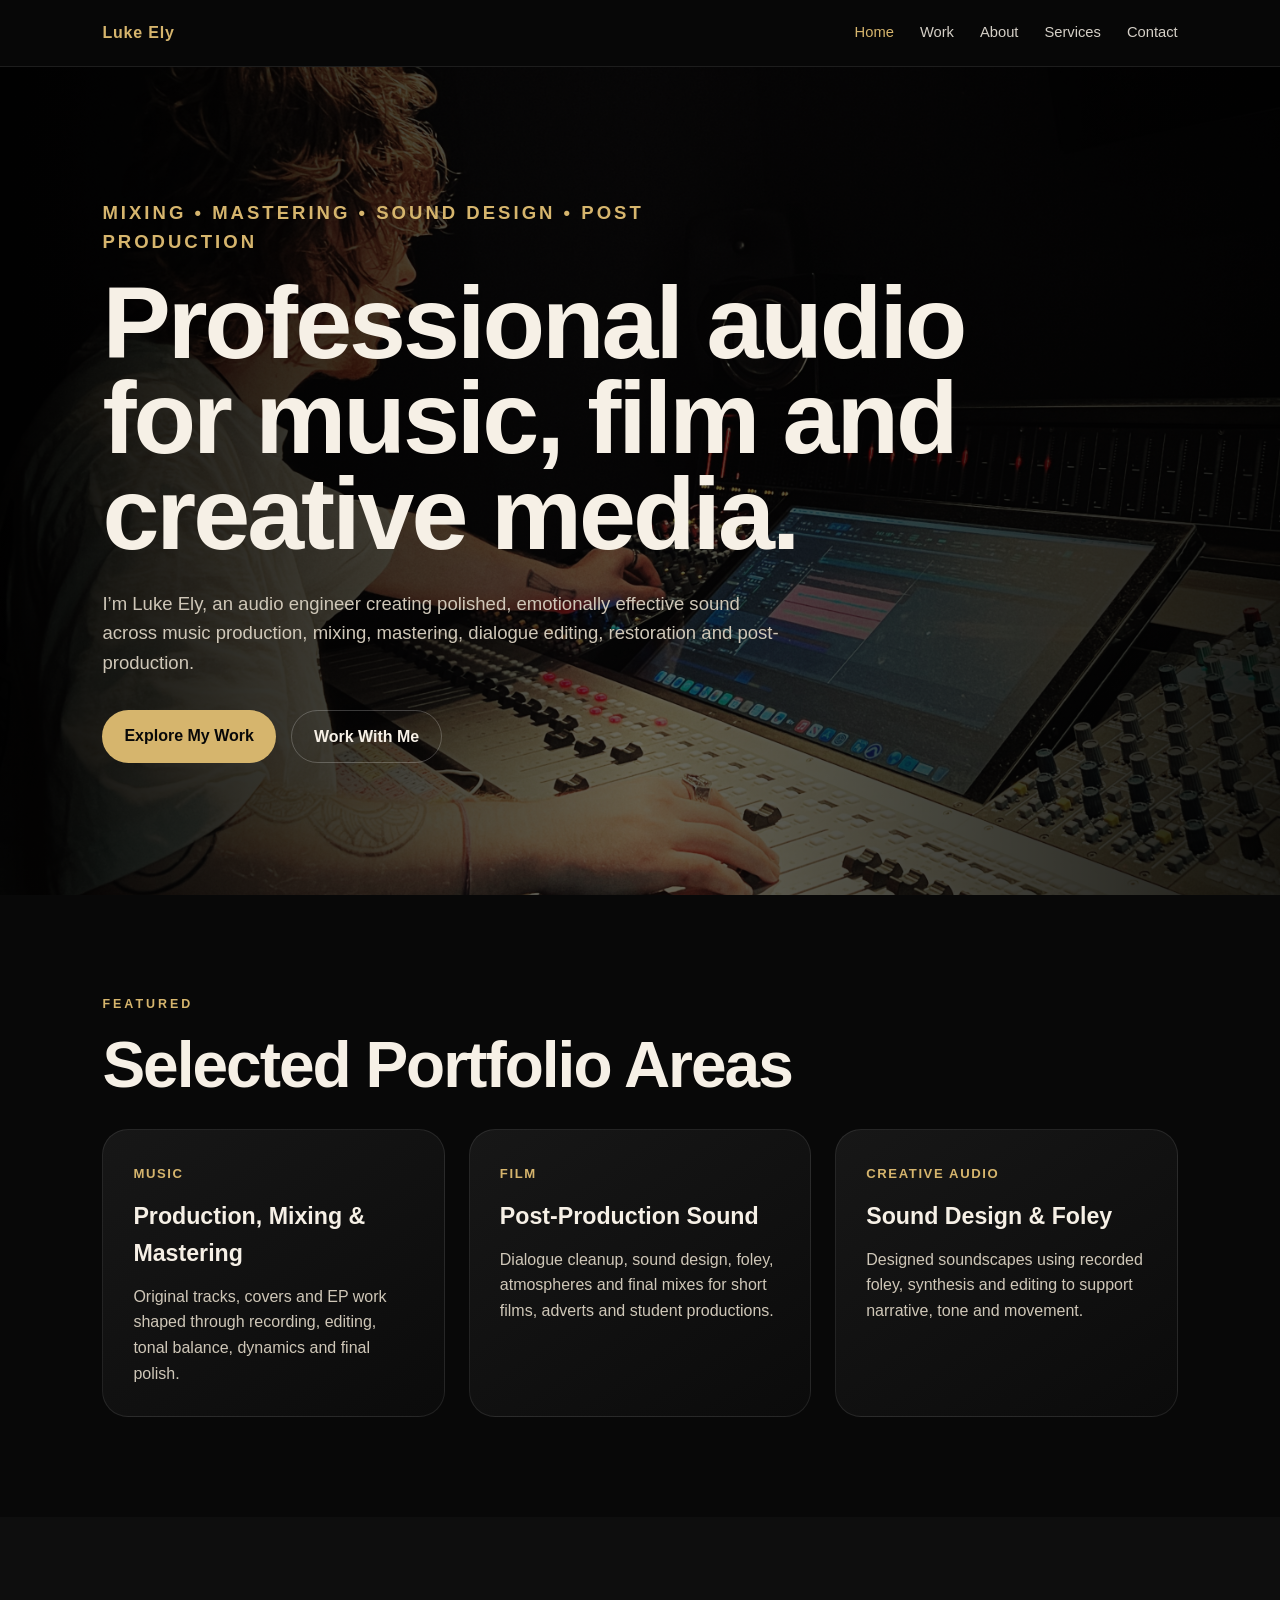
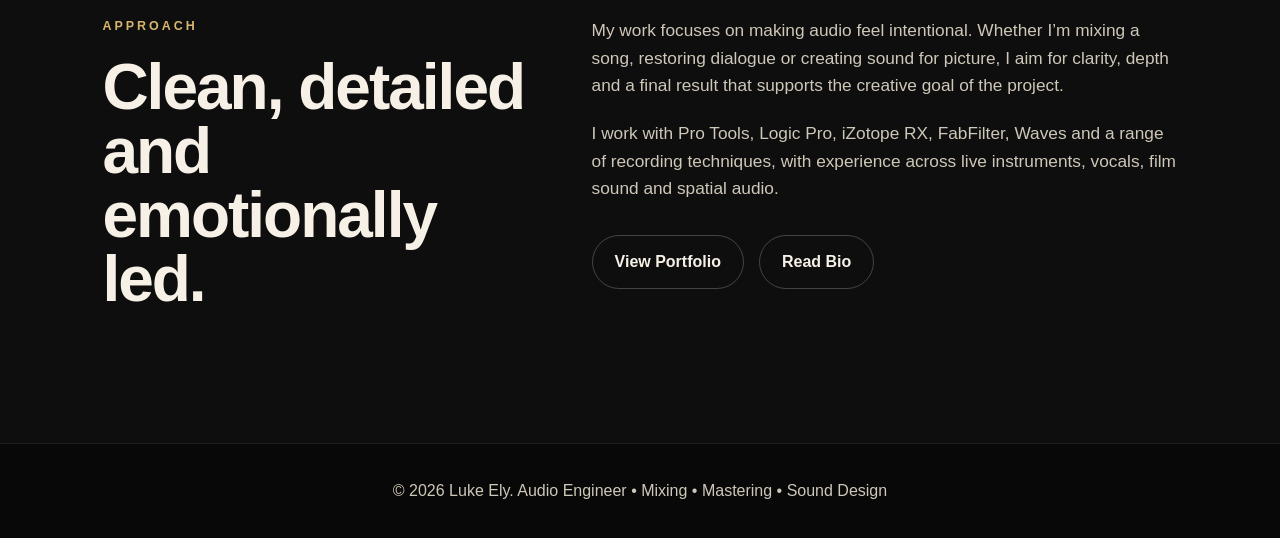
<file: index.html>
<!DOCTYPE html>
<html lang="en">
<head>
  <meta charset="UTF-8" />
  <meta name="viewport" content="width=device-width, initial-scale=1.0" />
  <title>Luke Ely | Audio Engineer</title>
  <link rel="stylesheet" href="style.css" />
</head>
<body>
<header class="nav">
  <a href="index.html" class="logo">Luke Ely</a>
  <nav class="nav-links">
    <a href="index.html" class="active">Home</a>
    <a href="work.html" class="">Work</a>
    <a href="about.html" class="">About</a>
    <a href="services.html" class="">Services</a>
    <a href="contact.html" class="">Contact</a>
  </nav>
</header>
<section class="hero">
  <div class="hero-content">
    <p class="eyebrow">Mixing • Mastering • Sound Design • Post Production</p>
    <h1>Professional audio for music, film and creative media.</h1>
    <p>
      I’m Luke Ely, an audio engineer creating polished, emotionally effective sound across music production,
      mixing, mastering, dialogue editing, restoration and post-production.
    </p>
    <div class="buttons">
      <a href="work.html" class="btn primary">Explore My Work</a>
      <a href="contact.html" class="btn secondary">Work With Me</a>
    </div>
  </div>
</section>

<section class="section">
  <p class="section-label">Featured</p>
  <h2>Selected Portfolio Areas</h2>
  <div class="feature-grid">
    <article class="card">
      <span>Music</span>
      <h3>Production, Mixing & Mastering</h3>
      <p>Original tracks, covers and EP work shaped through recording, editing, tonal balance, dynamics and final polish.</p>
    </article>
    <article class="card">
      <span>Film</span>
      <h3>Post-Production Sound</h3>
      <p>Dialogue cleanup, sound design, foley, atmospheres and final mixes for short films, adverts and student productions.</p>
    </article>
    <article class="card">
      <span>Creative Audio</span>
      <h3>Sound Design & Foley</h3>
      <p>Designed soundscapes using recorded foley, synthesis and editing to support narrative, tone and movement.</p>
    </article>
  </div>
</section>

<section class="section dark intro-grid">
  <div>
    <p class="section-label">Approach</p>
    <h2>Clean, detailed and emotionally led.</h2>
  </div>
  <div class="intro-copy">
    <p>
      My work focuses on making audio feel intentional. Whether I’m mixing a song, restoring dialogue or creating
      sound for picture, I aim for clarity, depth and a final result that supports the creative goal of the project.
    </p>
    <p>
      I work with Pro Tools, Logic Pro, iZotope RX, FabFilter, Waves and a range of recording techniques, with experience
      across live instruments, vocals, film sound and spatial audio.
    </p>
    <div class="inline-links">
      <a href="work.html">View Portfolio</a>
      <a href="about.html">Read Bio</a>
    </div>
  </div>
</section>
<footer class="footer">
  <p>© 2026 Luke Ely. Audio Engineer • Mixing • Mastering • Sound Design</p>
</footer>
<script src="script.js"></script>
</body>
</html>
</file>
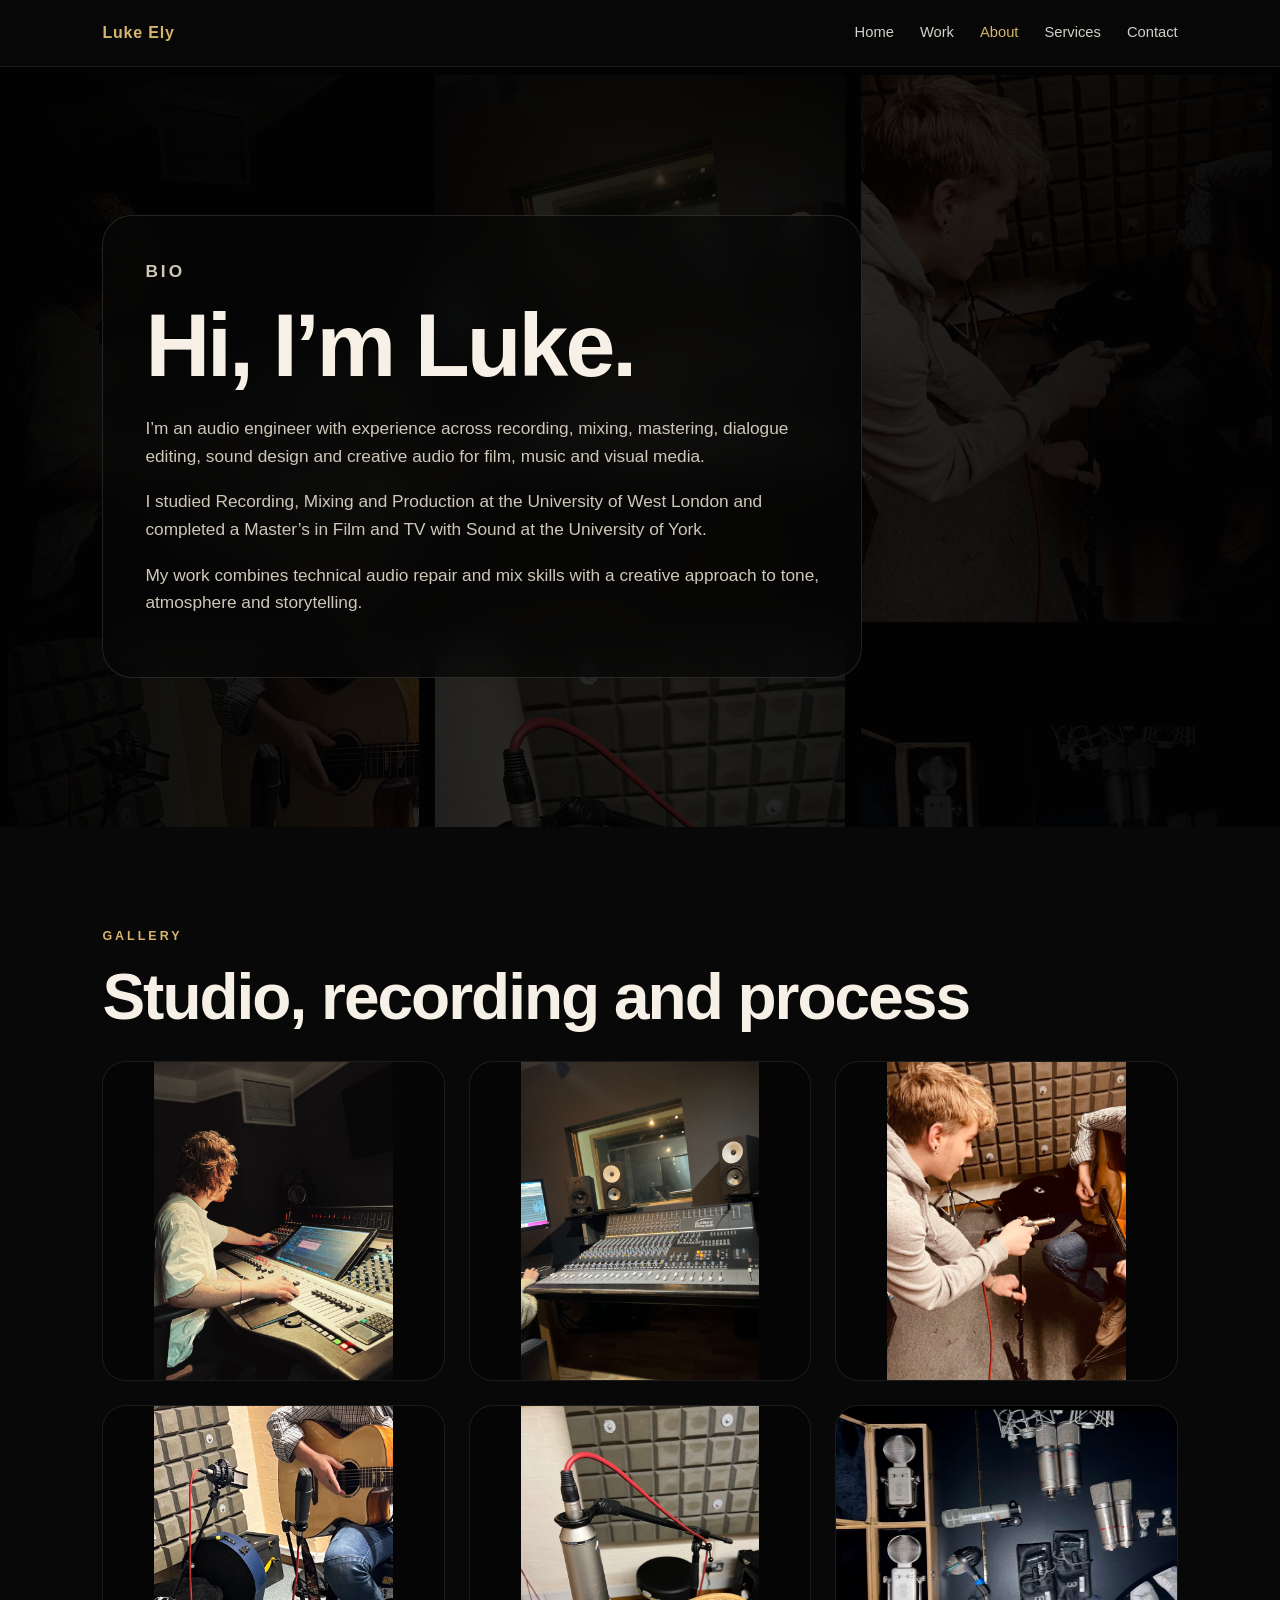
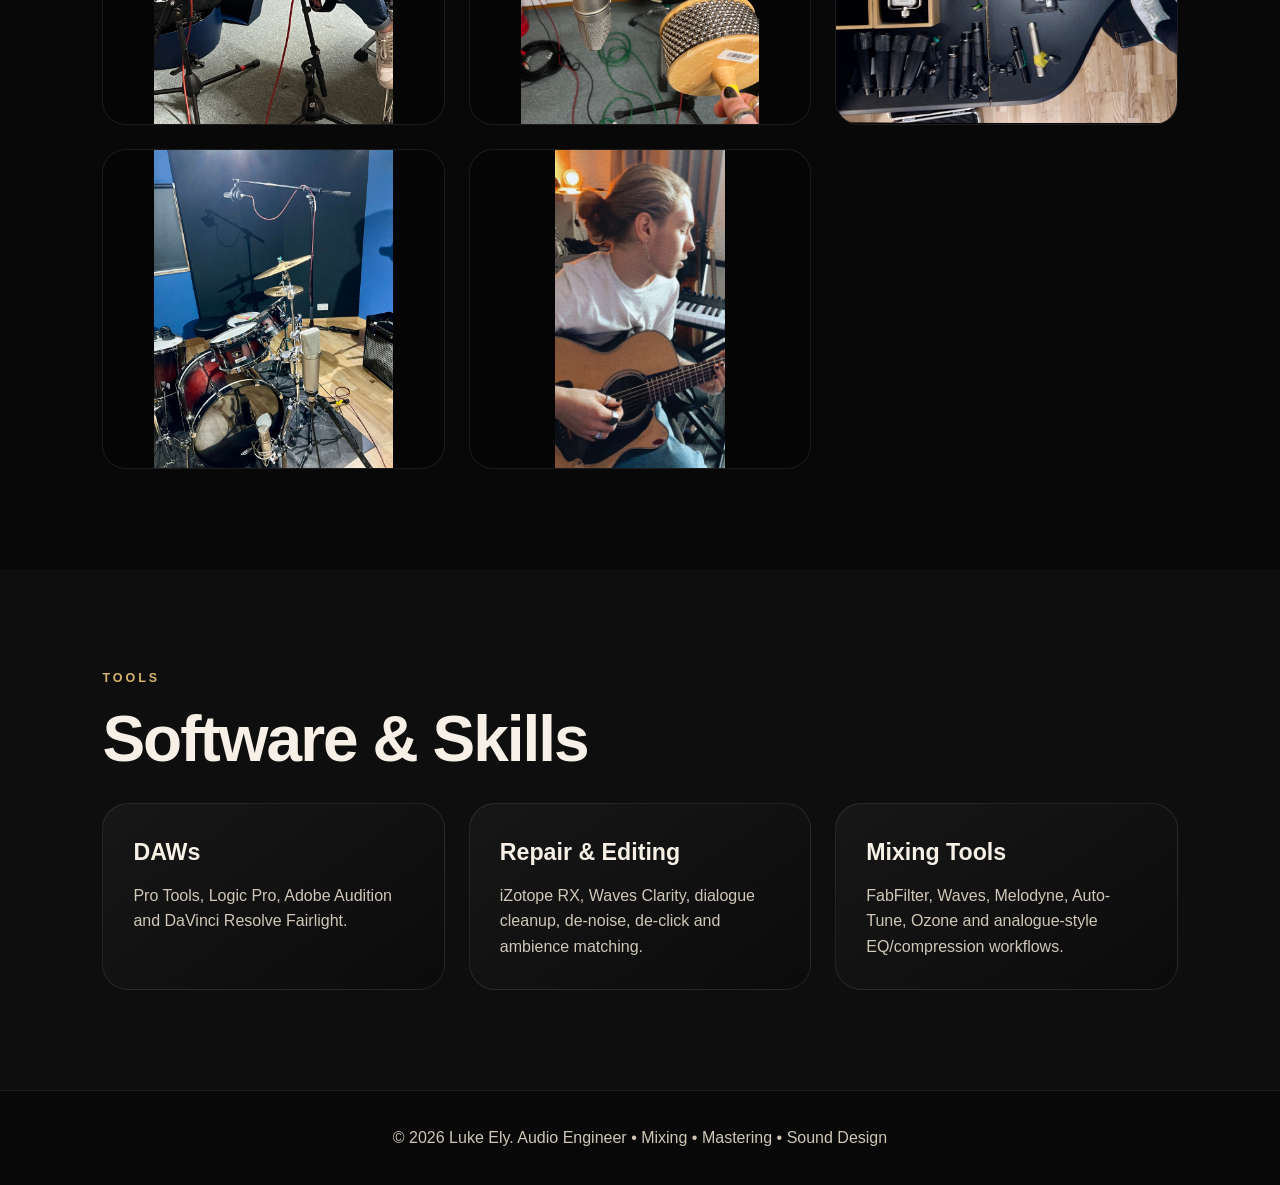
<file: about.html>
<!DOCTYPE html>
<html lang="en">
<head>
  <meta charset="UTF-8" />
  <meta name="viewport" content="width=device-width, initial-scale=1.0" />
  <title>About | Luke Ely</title>
  <link rel="stylesheet" href="style.css" />
</head>
<body>

<header class="nav">
  <a href="index.html" class="logo">Luke Ely</a>
  <nav class="nav-links">
    <a href="index.html">Home</a>
    <a href="work.html">Work</a>
    <a href="about.html" class="active">About</a>
    <a href="services.html">Services</a>
    <a href="contact.html">Contact</a>
  </nav>
</header>

<section class="about-hero-text">
  <div class="about-bg-grid">
    <img src="IMG_6138.jpeg" alt="">
    <img src="69574902680__6681AC7E-EF33-4B2F-AD70-1FE8CC583293.jpeg" alt="">
    <img src="IMG_0213.jpeg" alt="">
    <img src="IMG_0222.jpeg" alt="">
    <img src="IMG_0234.jpeg" alt="">
    <img src="IMG_0616.JPG" alt="">
  </div>

  <div class="about-overlay-card">
    <p class="section-label">Bio</p>
    <h1>Hi, I’m Luke.</h1>
    <p>
      I’m an audio engineer with experience across recording, mixing, mastering, dialogue editing,
      sound design and creative audio for film, music and visual media.
    </p>
    <p>
      I studied Recording, Mixing and Production at the University of West London and completed a
      Master’s in Film and TV with Sound at the University of York.
    </p>
    <p>
      My work combines technical audio repair and mix skills with a creative approach to tone,
      atmosphere and storytelling.
    </p>
  </div>
</section>

<section class="section">
  <p class="section-label">Gallery</p>
  <h2>Studio, recording and process</h2>

  <div class="gallery-grid">
    <img src="IMG_6138.jpeg" alt="Luke Ely at a mixing desk">
    <img src="69574902680__6681AC7E-EF33-4B2F-AD70-1FE8CC583293.jpeg" alt="Studio mixing desk">
    <img src="IMG_0213.jpeg" alt="Recording acoustic guitar">
    <img src="IMG_0222.jpeg" alt="Acoustic guitar microphone setup">
    <img src="IMG_0234.jpeg" alt="Studio microphone setup">
    <img src="IMG_0616.JPG" alt="Microphone collection">
    <img src="IMG_0942.jpeg" alt="Drum recording setup">
    <img src="IMG_3724.JPG" alt="Guitar portrait">
  </div>
</section>

<section class="section dark">
  <p class="section-label">Tools</p>
  <h2>Software & Skills</h2>

  <div class="services-grid">
    <div class="bio-panel">
      <h3>DAWs</h3>
      <p>Pro Tools, Logic Pro, Adobe Audition and DaVinci Resolve Fairlight.</p>
    </div>

    <div class="bio-panel">
      <h3>Repair & Editing</h3>
      <p>iZotope RX, Waves Clarity, dialogue cleanup, de-noise, de-click and ambience matching.</p>
    </div>

    <div class="bio-panel">
      <h3>Mixing Tools</h3>
      <p>FabFilter, Waves, Melodyne, Auto-Tune, Ozone and analogue-style EQ/compression workflows.</p>
    </div>
  </div>
</section>

<footer class="footer">
  <p>© 2026 Luke Ely. Audio Engineer • Mixing • Mastering • Sound Design</p>
</footer>

<script src="script.js"></script>
</body>
</html>
</file>
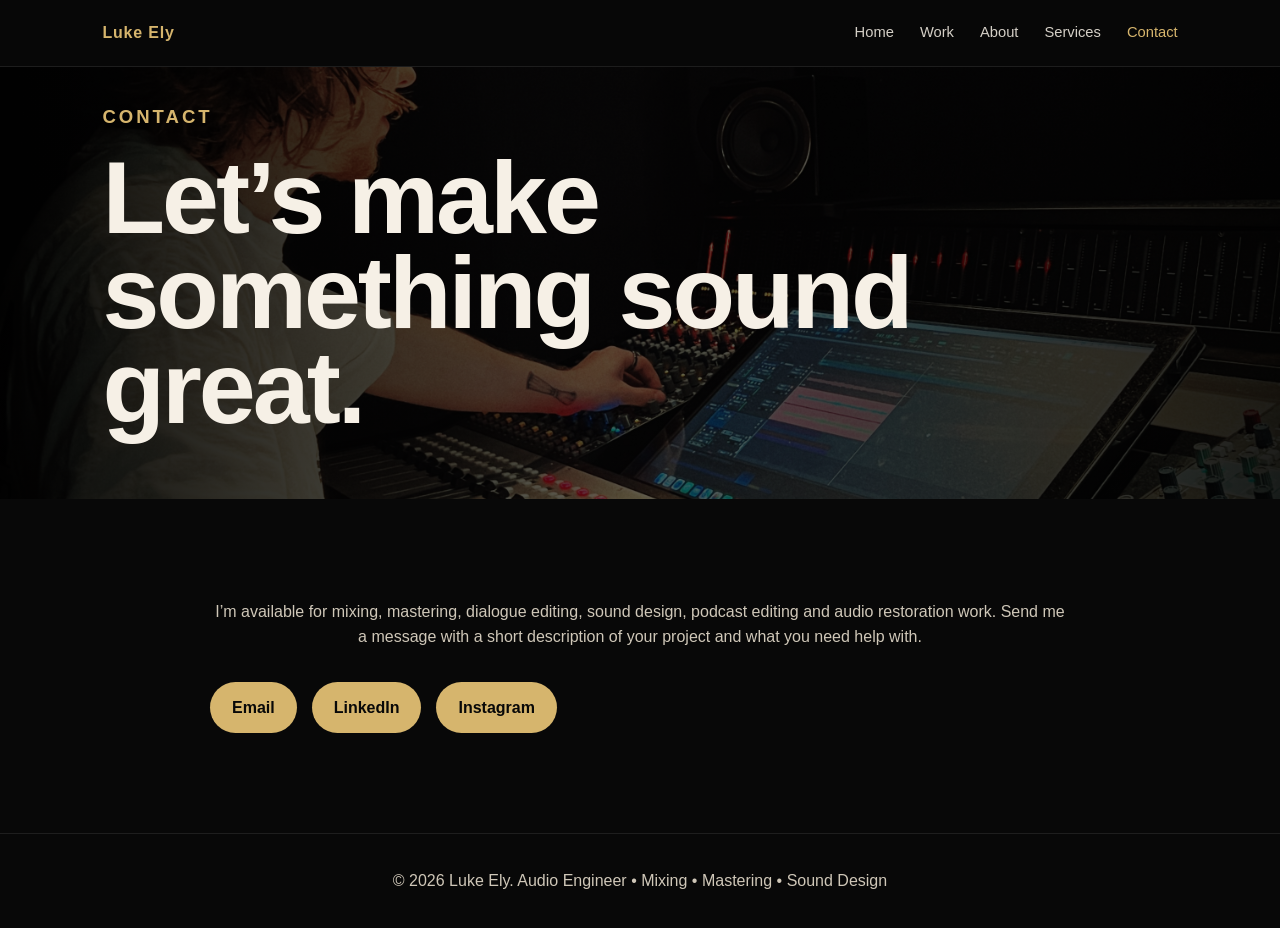
<file: contact.html>
<!DOCTYPE html>
<html lang="en">
<head>
  <meta charset="UTF-8" />
  <meta name="viewport" content="width=device-width, initial-scale=1.0" />
  <title>Contact | Luke Ely</title>
  <link rel="stylesheet" href="style.css" />
</head>
<body>
<header class="nav">
  <a href="index.html" class="logo">Luke Ely</a>
  <nav class="nav-links">
    <a href="index.html" class="">Home</a>
    <a href="work.html" class="">Work</a>
    <a href="about.html" class="">About</a>
    <a href="services.html" class="">Services</a>
    <a href="contact.html" class="active">Contact</a>
  </nav>
</header>
<section class="hero small">
  <div class="hero-content">
    <p class="eyebrow">Contact</p>
    <h1>Let’s make something sound great.</h1>
  </div>
</section>

<section class="section">
  <div class="contact-panel">
    <p>
      I’m available for mixing, mastering, dialogue editing, sound design, podcast editing and audio restoration work.
      Send me a message with a short description of your project and what you need help with.
    </p>
    <div class="social-links">
      <a href="mailto:hello@lukejely.com">Email</a>
      <a href="https://www.linkedin.com/in/lukejely/" target="_blank">LinkedIn</a>
      <a href="https://www.instagram.com/l_jely/" target="_blank">Instagram</a>
    </div>
  </div>
</section>
<footer class="footer">
  <p>© 2026 Luke Ely. Audio Engineer • Mixing • Mastering • Sound Design</p>
</footer>
<script src="script.js"></script>
</body>
</html>
</file>
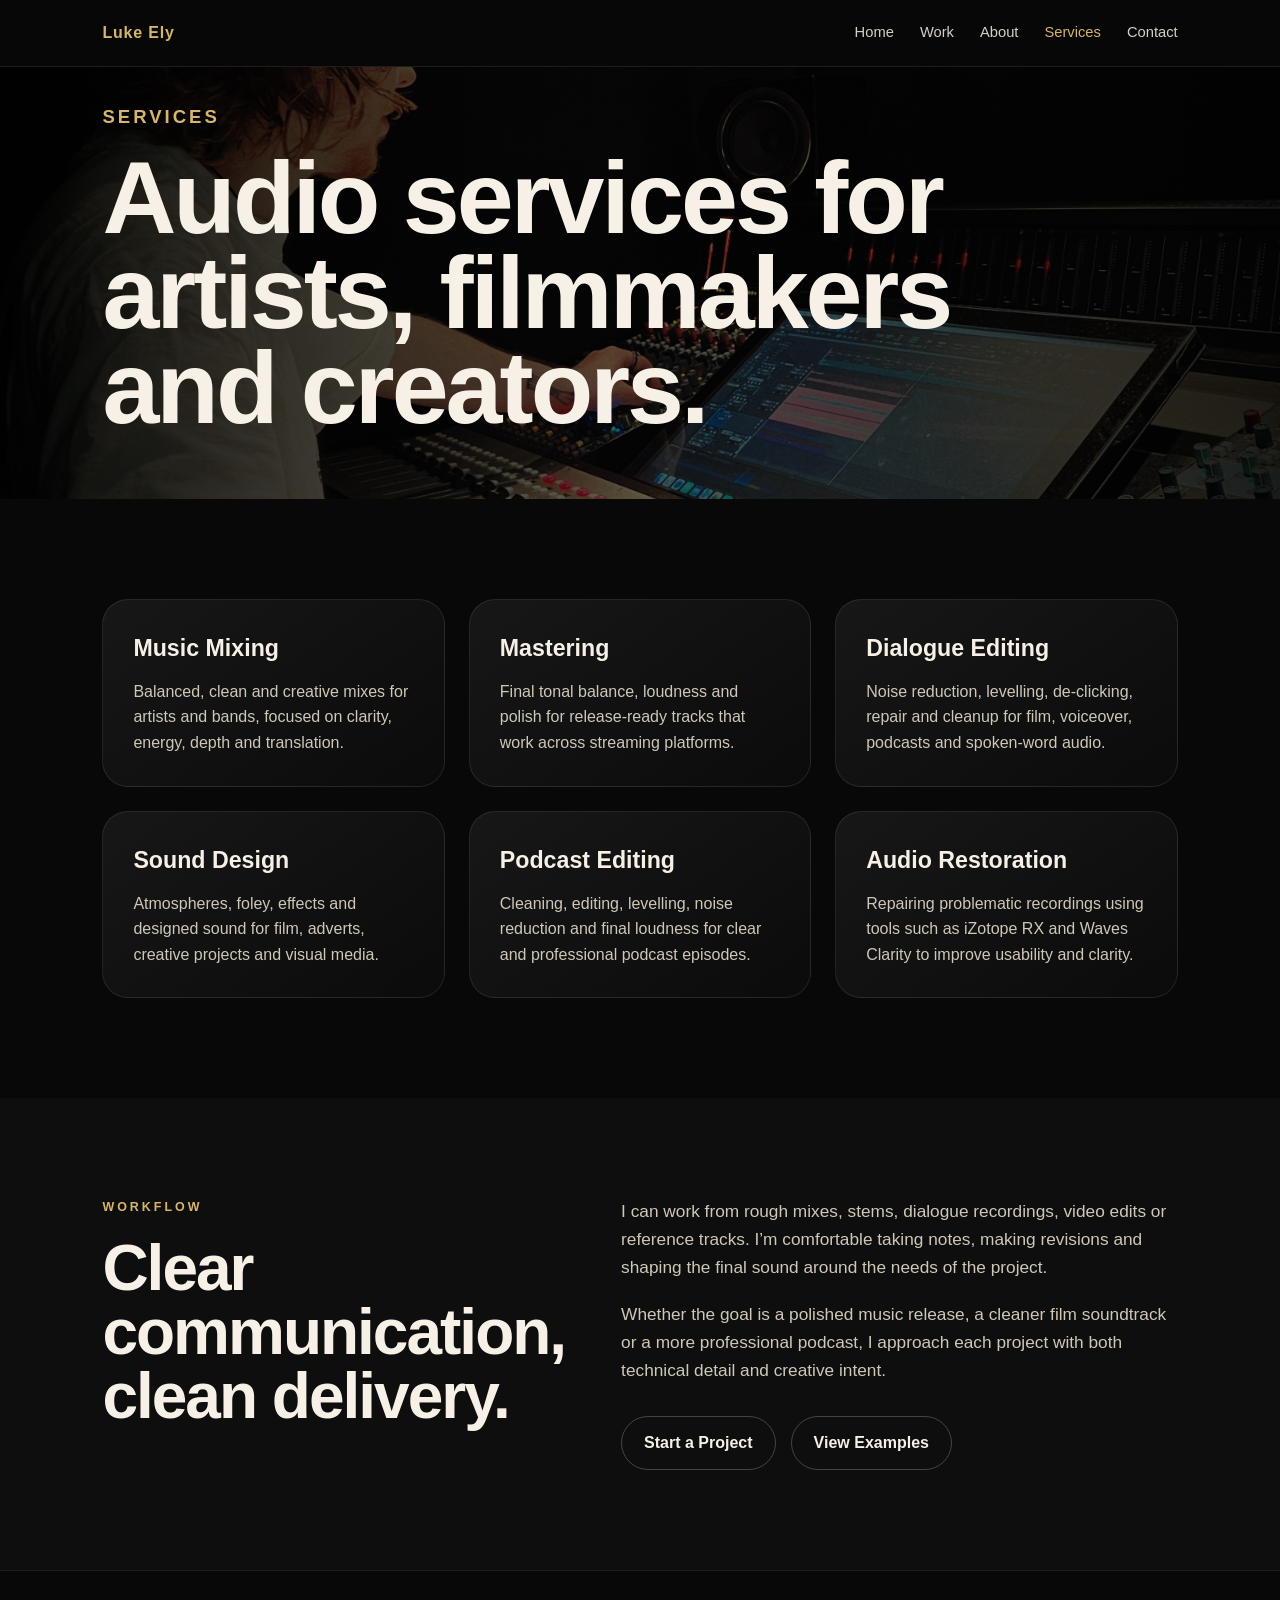
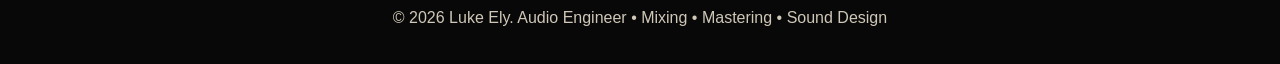
<file: services.html>
<!DOCTYPE html>
<html lang="en">
<head>
  <meta charset="UTF-8" />
  <meta name="viewport" content="width=device-width, initial-scale=1.0" />
  <title>Services | Luke Ely</title>
  <link rel="stylesheet" href="style.css" />
</head>
<body>
<header class="nav">
  <a href="index.html" class="logo">Luke Ely</a>
  <nav class="nav-links">
    <a href="index.html" class="">Home</a>
    <a href="work.html" class="">Work</a>
    <a href="about.html" class="">About</a>
    <a href="services.html" class="active">Services</a>
    <a href="contact.html" class="">Contact</a>
  </nav>
</header>
<section class="hero small">
  <div class="hero-content">
    <p class="eyebrow">Services</p>
    <h1>Audio services for artists, filmmakers and creators.</h1>
  </div>
</section>

<section class="section">
  <div class="services-grid">
    <article class="service">
      <h3>Music Mixing</h3>
      <p>Balanced, clean and creative mixes for artists and bands, focused on clarity, energy, depth and translation.</p>
    </article>
    <article class="service">
      <h3>Mastering</h3>
      <p>Final tonal balance, loudness and polish for release-ready tracks that work across streaming platforms.</p>
    </article>
    <article class="service">
      <h3>Dialogue Editing</h3>
      <p>Noise reduction, levelling, de-clicking, repair and cleanup for film, voiceover, podcasts and spoken-word audio.</p>
    </article>
    <article class="service">
      <h3>Sound Design</h3>
      <p>Atmospheres, foley, effects and designed sound for film, adverts, creative projects and visual media.</p>
    </article>
    <article class="service">
      <h3>Podcast Editing</h3>
      <p>Cleaning, editing, levelling, noise reduction and final loudness for clear and professional podcast episodes.</p>
    </article>
    <article class="service">
      <h3>Audio Restoration</h3>
      <p>Repairing problematic recordings using tools such as iZotope RX and Waves Clarity to improve usability and clarity.</p>
    </article>
  </div>
</section>

<section class="section dark intro-grid">
  <div>
    <p class="section-label">Workflow</p>
    <h2>Clear communication, clean delivery.</h2>
  </div>
  <div class="intro-copy">
    <p>
      I can work from rough mixes, stems, dialogue recordings, video edits or reference tracks. I’m comfortable taking notes,
      making revisions and shaping the final sound around the needs of the project.
    </p>
    <p>
      Whether the goal is a polished music release, a cleaner film soundtrack or a more professional podcast, I approach each
      project with both technical detail and creative intent.
    </p>
    <div class="inline-links">
      <a href="contact.html">Start a Project</a>
      <a href="work.html">View Examples</a>
    </div>
  </div>
</section>
<footer class="footer">
  <p>© 2026 Luke Ely. Audio Engineer • Mixing • Mastering • Sound Design</p>
</footer>
<script src="script.js"></script>
</body>
</html>
</file>
<file: style.css>
* {
  margin: 0;
  padding: 0;
  box-sizing: border-box;
}

:root {
  --bg: #080808;
  --panel: #111111;
  --panel-2: #171717;
  --text: #f6f0e6;
  --muted: #cfc7b8;
  --gold: #d6b56d;
  --gold-light: #f0d58a;
  --line: rgba(255,255,255,0.09);
}

html {
  scroll-behavior: smooth;
}

body {
  font-family: Arial, Helvetica, sans-serif;
  background: var(--bg);
  color: var(--text);
  line-height: 1.6;
}

a {
  color: inherit;
}

.nav {
  position: sticky;
  top: 0;
  z-index: 100;
  padding: 20px 8%;
  display: flex;
  align-items: center;
  justify-content: space-between;
  background: rgba(8, 8, 8, 0.82);
  backdrop-filter: blur(16px);
  border-bottom: 1px solid var(--line);
}

.logo {
  text-decoration: none;
  color: var(--gold);
  font-weight: 900;
  letter-spacing: 0.8px;
}

.nav-links {
  display: flex;
  gap: 26px;
  align-items: center;
}

.nav-links a {
  text-decoration: none;
  color: var(--text);
  opacity: 0.86;
  font-size: 0.92rem;
}

.nav-links a:hover,
.nav-links a.active {
  color: var(--gold);
  opacity: 1;
}

.hero {
  min-height: 92vh;
  display: flex;
  align-items: center;
  padding: 0 8%;
  background:
    linear-gradient(90deg, rgba(0,0,0,0.94), rgba(0,0,0,0.58), rgba(0,0,0,0.88)),
    url("IMG_6138.jpeg") center / cover no-repeat;
}

.hero.small {
  min-height: 48vh;
}

.hero-content {
  max-width: 940px;
}

.eyebrow,
.section-label {
  color: var(--gold);
  text-transform: uppercase;
  letter-spacing: 3px;
  font-size: 0.78rem;
  margin-bottom: 18px;
  font-weight: 800;
}

h1 {
  font-size: clamp(3rem, 8vw, 7.4rem);
  line-height: 0.93;
  margin-bottom: 28px;
  letter-spacing: -3px;
}

h2 {
  font-size: clamp(2.1rem, 5vw, 4.4rem);
  line-height: 1;
  margin-bottom: 32px;
  letter-spacing: -2px;
}

h3 {
  font-size: 1.45rem;
  margin-bottom: 12px;
}

p {
  color: var(--muted);
}

.hero-content > p {
  max-width: 690px;
  font-size: 1.16rem;
}

.buttons,
.social-links,
.inline-links {
  display: flex;
  gap: 15px;
  flex-wrap: wrap;
  margin-top: 32px;
}

.btn,
.social-links a,
.inline-links a {
  display: inline-block;
  padding: 13px 22px;
  border-radius: 999px;
  text-decoration: none;
  font-weight: 850;
  transition: 0.25s ease;
}

.primary,
.social-links a {
  background: var(--gold);
  color: #080808;
}

.secondary,
.inline-links a {
  border: 1px solid rgba(255,255,255,0.22);
  color: var(--text);
}

.primary:hover,
.social-links a:hover {
  background: var(--gold-light);
  transform: translateY(-2px);
}

.secondary:hover,
.inline-links a:hover {
  border-color: var(--gold);
  color: var(--gold);
}

.section {
  padding: 100px 8%;
}

.dark {
  background: #0e0e0e;
}

.intro-grid,
.about-grid {
  display: grid;
  grid-template-columns: 0.85fr 1.15fr;
  gap: 56px;
  align-items: start;
}

.intro-copy p,
.about-copy p {
  margin-bottom: 20px;
  font-size: 1.08rem;
}

.feature-grid,
.services-grid,
.project-grid,
.gallery-grid {
  display: grid;
  gap: 24px;
}

.feature-grid {
  grid-template-columns: repeat(3, 1fr);
}

.services-grid {
  grid-template-columns: repeat(3, 1fr);
}

.project-grid {
  grid-template-columns: 1fr;
  max-width: 1120px;
}

.card,
.project,
.service,
.quote-card,
.bio-panel {
  background: linear-gradient(145deg, var(--panel-2), #0b0b0b);
  border: 1px solid var(--line);
  border-radius: 26px;
  overflow: hidden;
  transition: 0.25s ease;
}

.card,
.service,
.quote-card,
.bio-panel {
  padding: 30px;
}

.card:hover,
.project:hover,
.service:hover,
.quote-card:hover,
.bio-panel:hover {
  transform: translateY(-5px);
  border-color: rgba(214,181,109,0.5);
}

.card span,
.project-type {
  display: inline-block;
  color: var(--gold);
  font-size: 0.82rem;
  text-transform: uppercase;
  letter-spacing: 1.6px;
  margin-bottom: 14px;
  font-weight: 900;
}

.project {
  padding: 34px;
}

.project-header {
  display: grid;
  grid-template-columns: 210px 1fr;
  gap: 28px;
  align-items: start;
}

.project-art {
  width: 100%;
  aspect-ratio: 1 / 1;
  object-fit: cover;
  border-radius: 20px;
  border: 1px solid var(--line);
  background: #000;
}

.project.no-art .project-header {
  grid-template-columns: 1fr;
}

.project p {
  margin-bottom: 16px;
}

.audio-player {
  width: 100%;
  margin-top: 18px;
  filter: sepia(10%) saturate(85%);
}

.video-frame,
.spotify-frame {
  width: 100%;
  border: none;
  border-radius: 18px;
  background: #000;
  margin-top: 20px;
}

.video-frame {
  height: 520px;
}

.spotify-frame {
  height: 352px;
}

.tag-list {
  display: flex;
  flex-wrap: wrap;
  gap: 9px;
  margin-top: 18px;
}

.tag-list span {
  border: 1px solid rgba(214,181,109,0.3);
  color: var(--gold);
  border-radius: 999px;
  padding: 7px 11px;
  font-size: 0.82rem;
}

.about-photo {
  width: 100%;
  border-radius: 28px;
  border: 1px solid var(--line);
  object-fit: cover;
  max-height: 560px;
}

.gallery-grid {
  grid-template-columns: repeat(3, 1fr);
}

.gallery-grid img {
  width: 100%;
  height: 320px;
  object-fit: cover;
  border-radius: 24px;
  border: 1px solid var(--line);
}

.quote-card {
  max-width: 1080px;
}

.quote-card p {
  font-size: 1.18rem;
  margin-bottom: 22px;
}

.quote-card strong,
.gold {
  color: var(--gold);
}

.contact-panel {
  text-align: center;
  max-width: 860px;
  margin: 0 auto;
}

.footer {
  padding: 34px 8%;
  text-align: center;
  color: #777;
  border-top: 1px solid var(--line);
}

.fade-in {
  opacity: 0;
  transform: translateY(18px);
  transition: 0.7s ease;
}

.fade-in.visible {
  opacity: 1;
  transform: translateY(0);
}

@media (max-width: 950px) {
  .feature-grid,
  .services-grid,
  .intro-grid,
  .about-grid,
  .project-header,
  .gallery-grid {
    grid-template-columns: 1fr;
  }

  .video-frame {
    height: 360px;
  }

  h1 {
    letter-spacing: -2px;
  }
}

@media (max-width: 650px) {
  .nav {
    position: static;
    flex-direction: column;
    gap: 14px;
    padding: 18px 6%;
  }

  .nav-links {
    flex-wrap: wrap;
    justify-content: center;
    gap: 14px;
  }

  .hero {
    min-height: 78vh;
    padding: 66px 6%;
  }

  .hero.small {
    min-height: 42vh;
  }

  .section {
    padding: 72px 6%;
  }

  .buttons,
  .social-links,
  .inline-links {
    flex-direction: column;
  }

  .btn,
  .social-links a,
  .inline-links a {
    text-align: center;
  }

  .project {
    padding: 24px;
  }

  .video-frame {
    height: 250px;
  }

  .gallery-grid img {
    height: 260px;
  }
}
.about-hero-text {
  position: relative;
  min-height: 760px;
  padding: 110px 8%;
  display: flex;
  align-items: center;
  overflow: hidden;
  background: #050505;
}

.about-bg-grid {
  position: absolute;
  inset: 0;
  display: grid;
  grid-template-columns: repeat(3, 1fr);
  opacity: 0.42;
  filter: saturate(0.85) contrast(1.05);
}

.about-bg-grid::after {
  content: "";
  position: absolute;
  inset: 0;
  background:
    linear-gradient(90deg, rgba(0,0,0,0.94), rgba(0,0,0,0.52), rgba(0,0,0,0.9)),
    radial-gradient(circle at center, rgba(214,181,109,0.18), transparent 45%);
}

.about-bg-grid img {
  width: 100%;
  height: 100%;
  object-fit: contain;
  background: #000;
  padding: 8px;
}

.about-overlay-card {
  position: relative;
  z-index: 2;
  max-width: 760px;
  padding: 42px;
  border-radius: 30px;
  background: rgba(8, 8, 8, 0.72);
  backdrop-filter: blur(18px);
  border: 1px solid rgba(255,255,255,0.12);
}

.about-overlay-card h1 {
  font-size: clamp(3rem, 7vw, 6rem);
}

.about-overlay-card p {
  color: #cfc7b8;
  margin-bottom: 18px;
  font-size: 1.08rem;
}

.gallery-grid img {
  object-fit: contain !important;
  background: #050505;
}

@media (max-width: 800px) {
  .about-bg-grid {
    grid-template-columns: repeat(2, 1fr);
  }

  .about-hero-text {
    min-height: auto;
    padding: 80px 6%;
  }

  .about-overlay-card {
    padding: 28px;
  }
}
</file>
